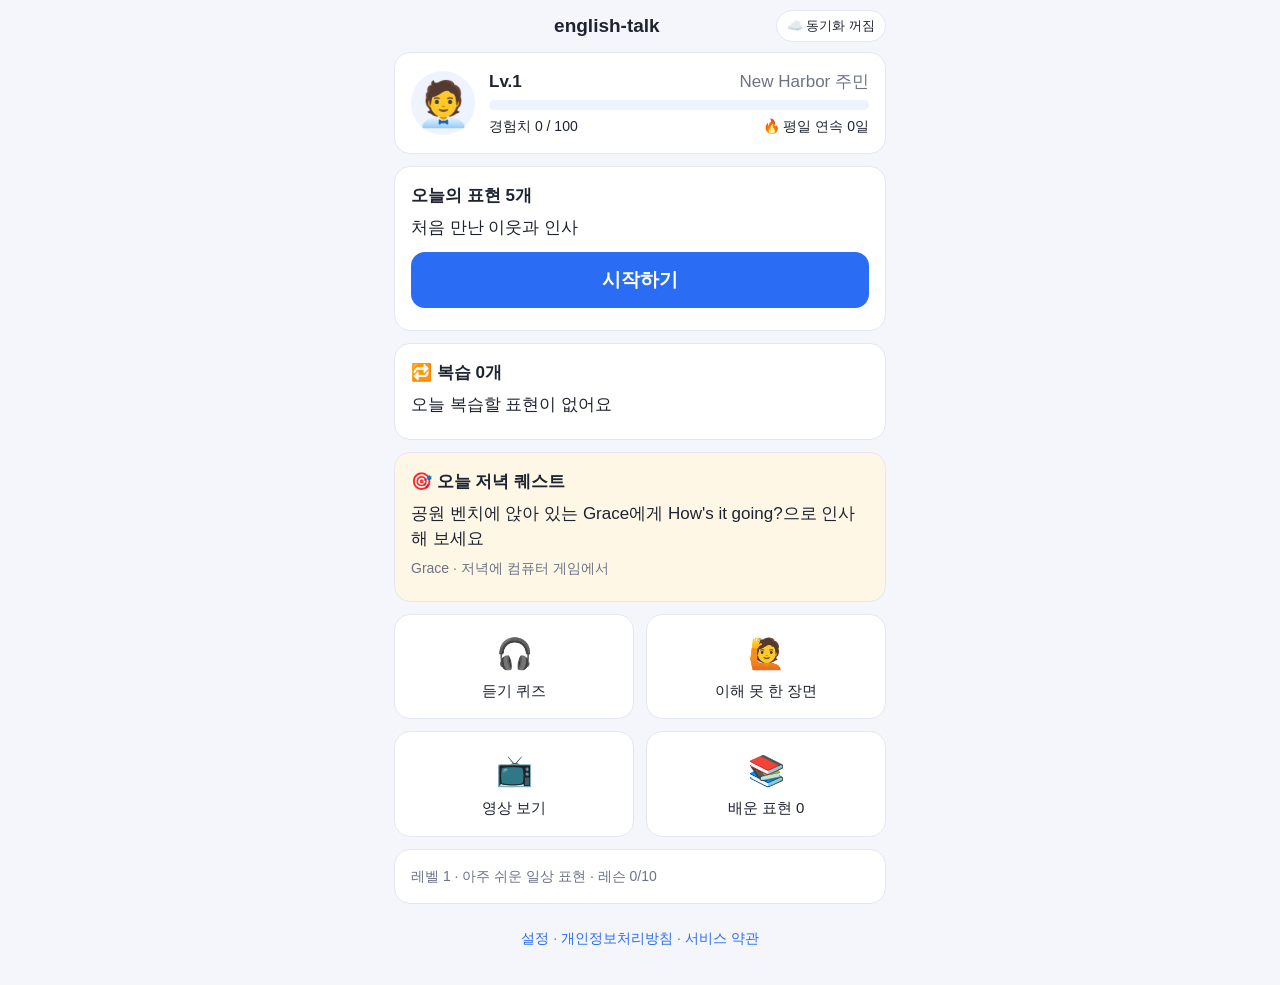
<file: index.html>
<!DOCTYPE html>
<html lang="ko">
<head>
  <meta charset="utf-8">
  <meta name="viewport" content="width=device-width, initial-scale=1, viewport-fit=cover">
  <meta name="apple-mobile-web-app-capable" content="yes">
  <meta name="apple-mobile-web-app-status-bar-style" content="default">
  <meta name="apple-mobile-web-app-title" content="english-talk">
  <meta name="theme-color" content="#2a6df4">
  <meta name="description" content="english-talk: 개인용 영어 회화 학습 앱. 매일 짧은 표현을 익히고, 말하기를 연습합니다.">
  <link rel="manifest" href="manifest.webmanifest">
  <link rel="apple-touch-icon" href="icon-180.png">
  <link rel="stylesheet" href="app.css">
  <title>english-talk</title>
</head>
<body>
  <main id="app">
    <section class="card">
      <h1>english-talk</h1>
      <p>개인용 영어 회화 학습 앱입니다. 매일 짧은 표현을 익히고, 말하기를 연습합니다.</p>
      <p>A personal English conversation practice app.</p>
      <noscript><p>이 앱은 자바스크립트가 필요해요.</p></noscript>
      <p class="small"><a href="privacy.html">개인정보처리방침 / Privacy Policy</a> · <a href="terms.html">서비스 약관 / Terms of Service</a></p>
    </section>
  </main>
  <script type="module" src="app.js"></script>
</body>
</html>
</file>
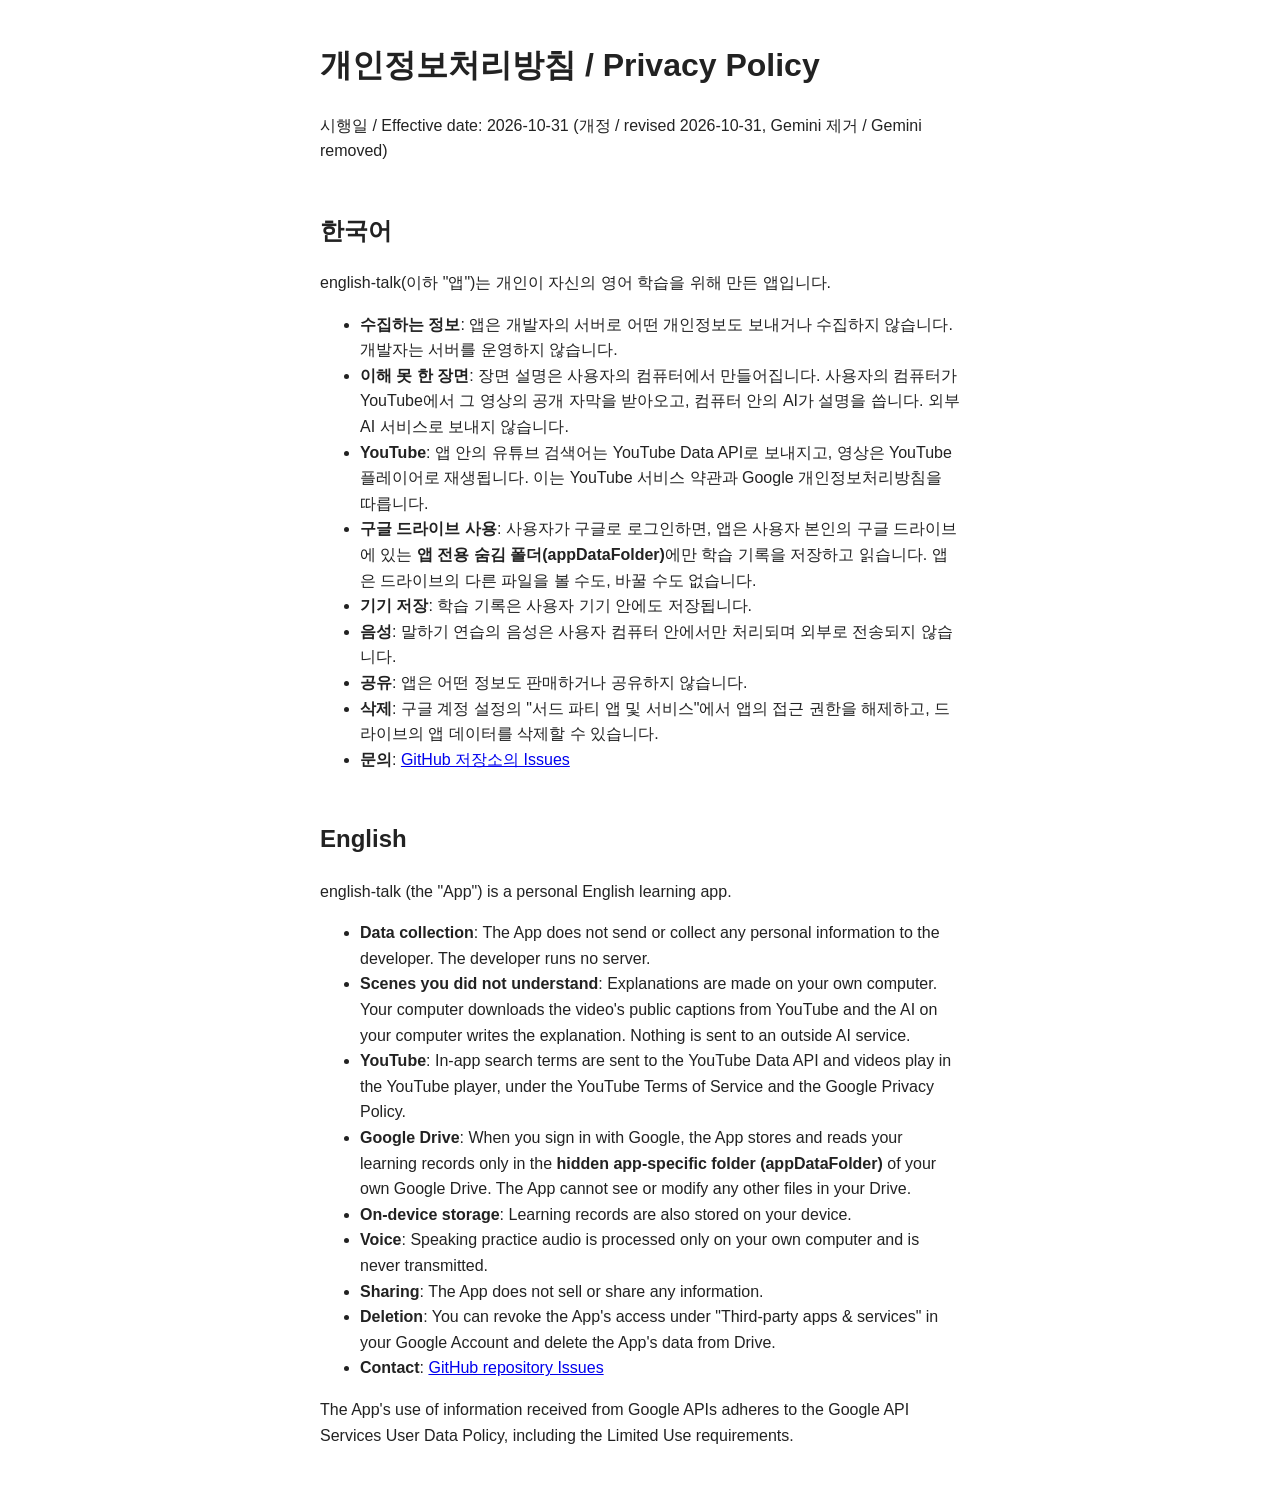
<file: privacy.html>
<!DOCTYPE html>
<html lang="ko">
<head>
  <meta charset="utf-8">
  <meta name="viewport" content="width=device-width, initial-scale=1">
  <title>Privacy Policy - english-talk</title>
  <style>
    body { font-family: -apple-system, "Segoe UI", sans-serif; max-width: 640px; margin: 40px auto; padding: 0 20px; line-height: 1.6; color: #222; }
    h2 { margin-top: 2em; }
  </style>
</head>
<body>
  <h1>개인정보처리방침 / Privacy Policy</h1>
  <p>시행일 / Effective date: 2026-10-31 (개정 / revised 2026-10-31, Gemini 제거 / Gemini removed)</p>

  <h2>한국어</h2>
  <p>english-talk(이하 "앱")는 개인이 자신의 영어 학습을 위해 만든 앱입니다.</p>
  <ul>
    <li><strong>수집하는 정보</strong>: 앱은 개발자의 서버로 어떤 개인정보도 보내거나 수집하지 않습니다. 개발자는 서버를 운영하지 않습니다.</li>
    <li><strong>이해 못 한 장면</strong>: 장면 설명은 사용자의 컴퓨터에서 만들어집니다. 사용자의 컴퓨터가 YouTube에서 그 영상의 공개 자막을 받아오고, 컴퓨터 안의 AI가 설명을 씁니다. 외부 AI 서비스로 보내지 않습니다.</li>
    <li><strong>YouTube</strong>: 앱 안의 유튜브 검색어는 YouTube Data API로 보내지고, 영상은 YouTube 플레이어로 재생됩니다. 이는 YouTube 서비스 약관과 Google 개인정보처리방침을 따릅니다.</li>
    <li><strong>구글 드라이브 사용</strong>: 사용자가 구글로 로그인하면, 앱은 사용자 본인의 구글 드라이브에 있는 <strong>앱 전용 숨김 폴더(appDataFolder)</strong>에만 학습 기록을 저장하고 읽습니다. 앱은 드라이브의 다른 파일을 볼 수도, 바꿀 수도 없습니다.</li>
    <li><strong>기기 저장</strong>: 학습 기록은 사용자 기기 안에도 저장됩니다.</li>
    <li><strong>음성</strong>: 말하기 연습의 음성은 사용자 컴퓨터 안에서만 처리되며 외부로 전송되지 않습니다.</li>
    <li><strong>공유</strong>: 앱은 어떤 정보도 판매하거나 공유하지 않습니다.</li>
    <li><strong>삭제</strong>: 구글 계정 설정의 "서드 파티 앱 및 서비스"에서 앱의 접근 권한을 해제하고, 드라이브의 앱 데이터를 삭제할 수 있습니다.</li>
    <li><strong>문의</strong>: <a href="https://github.com/KimDongCHAAAN/english-talk/issues">GitHub 저장소의 Issues</a></li>
  </ul>

  <h2>English</h2>
  <p>english-talk (the "App") is a personal English learning app.</p>
  <ul>
    <li><strong>Data collection</strong>: The App does not send or collect any personal information to the developer. The developer runs no server.</li>
    <li><strong>Scenes you did not understand</strong>: Explanations are made on your own computer. Your computer downloads the video's public captions from YouTube and the AI on your computer writes the explanation. Nothing is sent to an outside AI service.</li>
    <li><strong>YouTube</strong>: In-app search terms are sent to the YouTube Data API and videos play in the YouTube player, under the YouTube Terms of Service and the Google Privacy Policy.</li>
    <li><strong>Google Drive</strong>: When you sign in with Google, the App stores and reads your learning records only in the <strong>hidden app-specific folder (appDataFolder)</strong> of your own Google Drive. The App cannot see or modify any other files in your Drive.</li>
    <li><strong>On-device storage</strong>: Learning records are also stored on your device.</li>
    <li><strong>Voice</strong>: Speaking practice audio is processed only on your own computer and is never transmitted.</li>
    <li><strong>Sharing</strong>: The App does not sell or share any information.</li>
    <li><strong>Deletion</strong>: You can revoke the App's access under "Third-party apps &amp; services" in your Google Account and delete the App's data from Drive.</li>
    <li><strong>Contact</strong>: <a href="https://github.com/KimDongCHAAAN/english-talk/issues">GitHub repository Issues</a></li>
  </ul>
  <p>The App's use of information received from Google APIs adheres to the Google API Services User Data Policy, including the Limited Use requirements.</p>
</body>
</html>
</file>
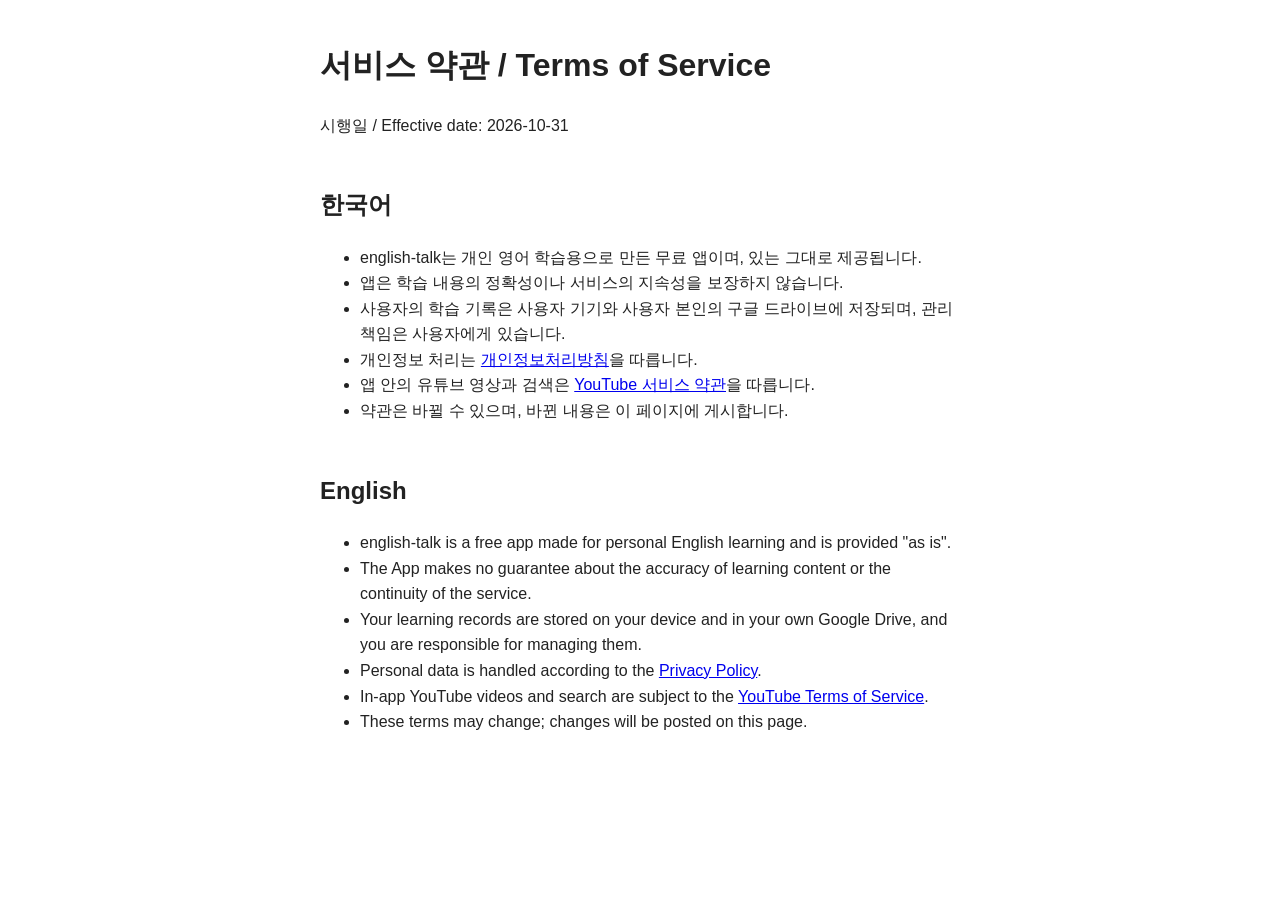
<file: terms.html>
<!DOCTYPE html>
<html lang="ko">
<head>
  <meta charset="utf-8">
  <meta name="viewport" content="width=device-width, initial-scale=1">
  <title>Terms of Service - english-talk</title>
  <style>
    body { font-family: -apple-system, "Segoe UI", sans-serif; max-width: 640px; margin: 40px auto; padding: 0 20px; line-height: 1.6; color: #222; }
    h2 { margin-top: 2em; }
  </style>
</head>
<body>
  <h1>서비스 약관 / Terms of Service</h1>
  <p>시행일 / Effective date: 2026-10-31</p>

  <h2>한국어</h2>
  <ul>
    <li>english-talk는 개인 영어 학습용으로 만든 무료 앱이며, 있는 그대로 제공됩니다.</li>
    <li>앱은 학습 내용의 정확성이나 서비스의 지속성을 보장하지 않습니다.</li>
    <li>사용자의 학습 기록은 사용자 기기와 사용자 본인의 구글 드라이브에 저장되며, 관리 책임은 사용자에게 있습니다.</li>
    <li>개인정보 처리는 <a href="privacy.html">개인정보처리방침</a>을 따릅니다.</li>
    <li>앱 안의 유튜브 영상과 검색은 <a href="https://www.youtube.com/t/terms">YouTube 서비스 약관</a>을 따릅니다.</li>
    <li>약관은 바뀔 수 있으며, 바뀐 내용은 이 페이지에 게시합니다.</li>
  </ul>

  <h2>English</h2>
  <ul>
    <li>english-talk is a free app made for personal English learning and is provided "as is".</li>
    <li>The App makes no guarantee about the accuracy of learning content or the continuity of the service.</li>
    <li>Your learning records are stored on your device and in your own Google Drive, and you are responsible for managing them.</li>
    <li>Personal data is handled according to the <a href="privacy.html">Privacy Policy</a>.</li>
    <li>In-app YouTube videos and search are subject to the <a href="https://www.youtube.com/t/terms">YouTube Terms of Service</a>.</li>
    <li>These terms may change; changes will be posted on this page.</li>
  </ul>
</body>
</html>
</file>
<file: app.css>
/* Phone-first styles for iPhone 12 mini (375 x 812 CSS px): big touch targets, one column. */
:root {
  --bg: #f4f6fb; --card: #fff; --text: #1d2330; --muted: #6b7385; --line: #e3e7f0;
  --primary: #2a6df4; --primary-text: #fff; --soft: #eef3fe; --ok: #1f9d55; --bad: #d64545; --warn: #fff7e6;
  --radius: 16px;
}
@media (prefers-color-scheme: dark) {
  :root { --bg: #0f1218; --card: #1a1f29; --text: #e8ecf4; --muted: #9aa3b5; --line: #2a3140; --soft: #1e2a44; --warn: #2b2616; }
}
* { box-sizing: border-box; -webkit-tap-highlight-color: transparent; }
html, body { margin: 0; background: var(--bg); color: var(--text); }
body { font: 17px/1.5 -apple-system, BlinkMacSystemFont, "Apple SD Gothic Neo", "Segoe UI", sans-serif; }
#app { max-width: 520px; margin: 0 auto; padding: env(safe-area-inset-top) 14px calc(24px + env(safe-area-inset-bottom)); }
a { color: var(--primary); text-decoration: none; }
h1 { font-size: 19px; margin: 0; text-align: center; }
h2 { font-size: 17px; margin: 0 0 6px; }
p { margin: 6px 0; }

.bar { display: grid; grid-template-columns: 44px 1fr auto; align-items: center; gap: 8px; padding: 10px 0; position: sticky; top: 0; background: var(--bg); z-index: 2; }
.back { font-size: 32px; line-height: 1; padding: 0 8px; }
.chip { font-size: 13px; padding: 5px 10px; border-radius: 999px; background: var(--card); border: 1px solid var(--line); color: var(--text); white-space: nowrap; }

.card { display: block; background: var(--card); border: 1px solid var(--line); border-radius: var(--radius); padding: 16px; margin: 0 0 12px; color: var(--text); }
.card.link:active, .tile:active, .row.link:active { transform: scale(.98); }
.card.done { border-color: var(--ok); }
.card.quest { background: var(--warn); }
.hero { display: flex; gap: 14px; align-items: center; }
.avatar { font-size: 44px; width: 64px; height: 64px; display: grid; place-items: center; background: var(--soft); border-radius: 50%; flex: none; }
.avatar.big { margin: 0 auto 8px; }
.grow { flex: 1; min-width: 0; }
.row { display: flex; align-items: center; justify-content: space-between; gap: 8px; }
.small { font-size: 14px; }
.muted { color: var(--muted); }
.center { text-align: center; }
.xpbar, .progress { height: 10px; background: var(--soft); border-radius: 999px; overflow: hidden; margin: 6px 0; }
.xpbar span, .progress span { display: block; height: 100%; background: var(--primary); border-radius: 999px; }

.grid { display: grid; grid-template-columns: 1fr 1fr; gap: 12px; margin-bottom: 12px; }
.tile { background: var(--card); border: 1px solid var(--line); border-radius: var(--radius); padding: 16px 8px; text-align: center; font-size: 30px; color: var(--text); }
.tile span { display: block; font-size: 15px; margin-top: 4px; }

.btn { display: inline-flex; align-items: center; justify-content: center; min-height: 48px; padding: 10px 18px; border-radius: 14px; border: none; font-size: 17px; font-weight: 600; cursor: pointer; text-align: center; }
.btn.primary { background: var(--primary); color: var(--primary-text); }
.btn.secondary { background: var(--soft); color: var(--primary); }
.btn.danger { background: transparent; color: var(--bad); }
.btn.big { width: 100%; min-height: 56px; font-size: 19px; margin: 6px 0; }
.btn.small { min-height: 36px; font-size: 14px; }
.actions { display: flex; gap: 10px; margin: 12px 0; }
.actions > * { flex: 1; }
.icon { background: var(--soft); border: none; border-radius: 12px; width: 48px; height: 48px; font-size: 22px; margin: 2px; cursor: pointer; flex: none; }

.expr .en { font-size: 28px; font-weight: 700; line-height: 1.25; margin: 6px 0; }
.expr .small-en, .small-en { font-size: 19px; font-weight: 600; }
.expr .ko { font-size: 19px; margin: 10px 0 4px; }
.expr .ko.big { font-size: 26px; font-weight: 700; margin: 18px 0; }
.expr .label { color: var(--muted); font-size: 14px; }
.expr .say { margin: 4px 0; }
.note { background: var(--soft); border-radius: 12px; padding: 10px 12px; font-size: 15px; }
.examples { list-style: none; padding: 0; margin: 10px 0 0; }
.examples .ex { display: flex; gap: 8px; align-items: center; padding: 8px 0; border-top: 1px solid var(--line); }
.examples .btns { display: flex; flex: none; }
.examples .icon { width: 38px; height: 38px; font-size: 16px; }

.options { display: grid; gap: 10px; margin-bottom: 12px; }
.option { min-height: 56px; border-radius: 14px; border: 2px solid var(--line); background: var(--card); color: var(--text); font-size: 17px; padding: 10px; cursor: pointer; }
.option.right { border-color: var(--ok); background: #e7f6ee; color: #145c34; }
.option.wrong { border-color: var(--bad); background: #fbeaea; color: #8a2020; }

.form { display: grid; gap: 12px; }
label { display: grid; gap: 6px; font-size: 15px; }
input, textarea, select { font: inherit; font-size: 16px; padding: 12px; border-radius: 12px; border: 1px solid var(--line); background: var(--bg); color: var(--text); width: 100%; }
.check { display: flex; gap: 10px; align-items: flex-start; margin: 10px 0; }
.check input { width: 22px; height: 22px; margin-top: 3px; flex: none; }
.plain { list-style: none; padding: 0; margin: 0; }

.video { position: relative; width: 100%; aspect-ratio: 16 / 9; background: #000; border-radius: var(--radius); overflow: hidden; margin-bottom: 12px; }
.video iframe, .video #yt { position: absolute; inset: 0; width: 100%; height: 100%; }
footer { text-align: center; padding: 12px 0; }

/* videos + scenes (Q34/Q35) */
.search .row input { flex: 1; }
.vcard { display: flex; gap: 10px; align-items: center; padding: 8px 0; border-top: 1px solid var(--line); color: var(--text); }
.vcard img { width: 120px; height: 68px; object-fit: cover; border-radius: 10px; flex: none; background: var(--soft); }
.vtitle { font-size: 15px; font-weight: 600; line-height: 1.3; display: -webkit-box; -webkit-line-clamp: 2; -webkit-box-orient: vertical; overflow: hidden; }
#results .vcard:first-child { border-top: none; }
#results { background: var(--card); border: 1px solid var(--line); border-radius: var(--radius); padding: 4px 12px; margin-bottom: 12px; }
#results:empty { display: none; }
.plainbtn { width: 100%; background: none; border: none; border-top: 1px solid var(--line); padding: 10px 0; font: inherit; color: var(--text); text-align: left; cursor: pointer; }
.scene .props { margin-top: 8px; }
.form.inline { grid-template-columns: 1fr auto; align-items: center; margin-top: 8px; }
details summary { cursor: pointer; color: var(--muted); }
details[open] summary { margin-bottom: 8px; }
.actions [data-act="back10"] { flex: 0 0 34%; font-size: 15px; }
</file>
